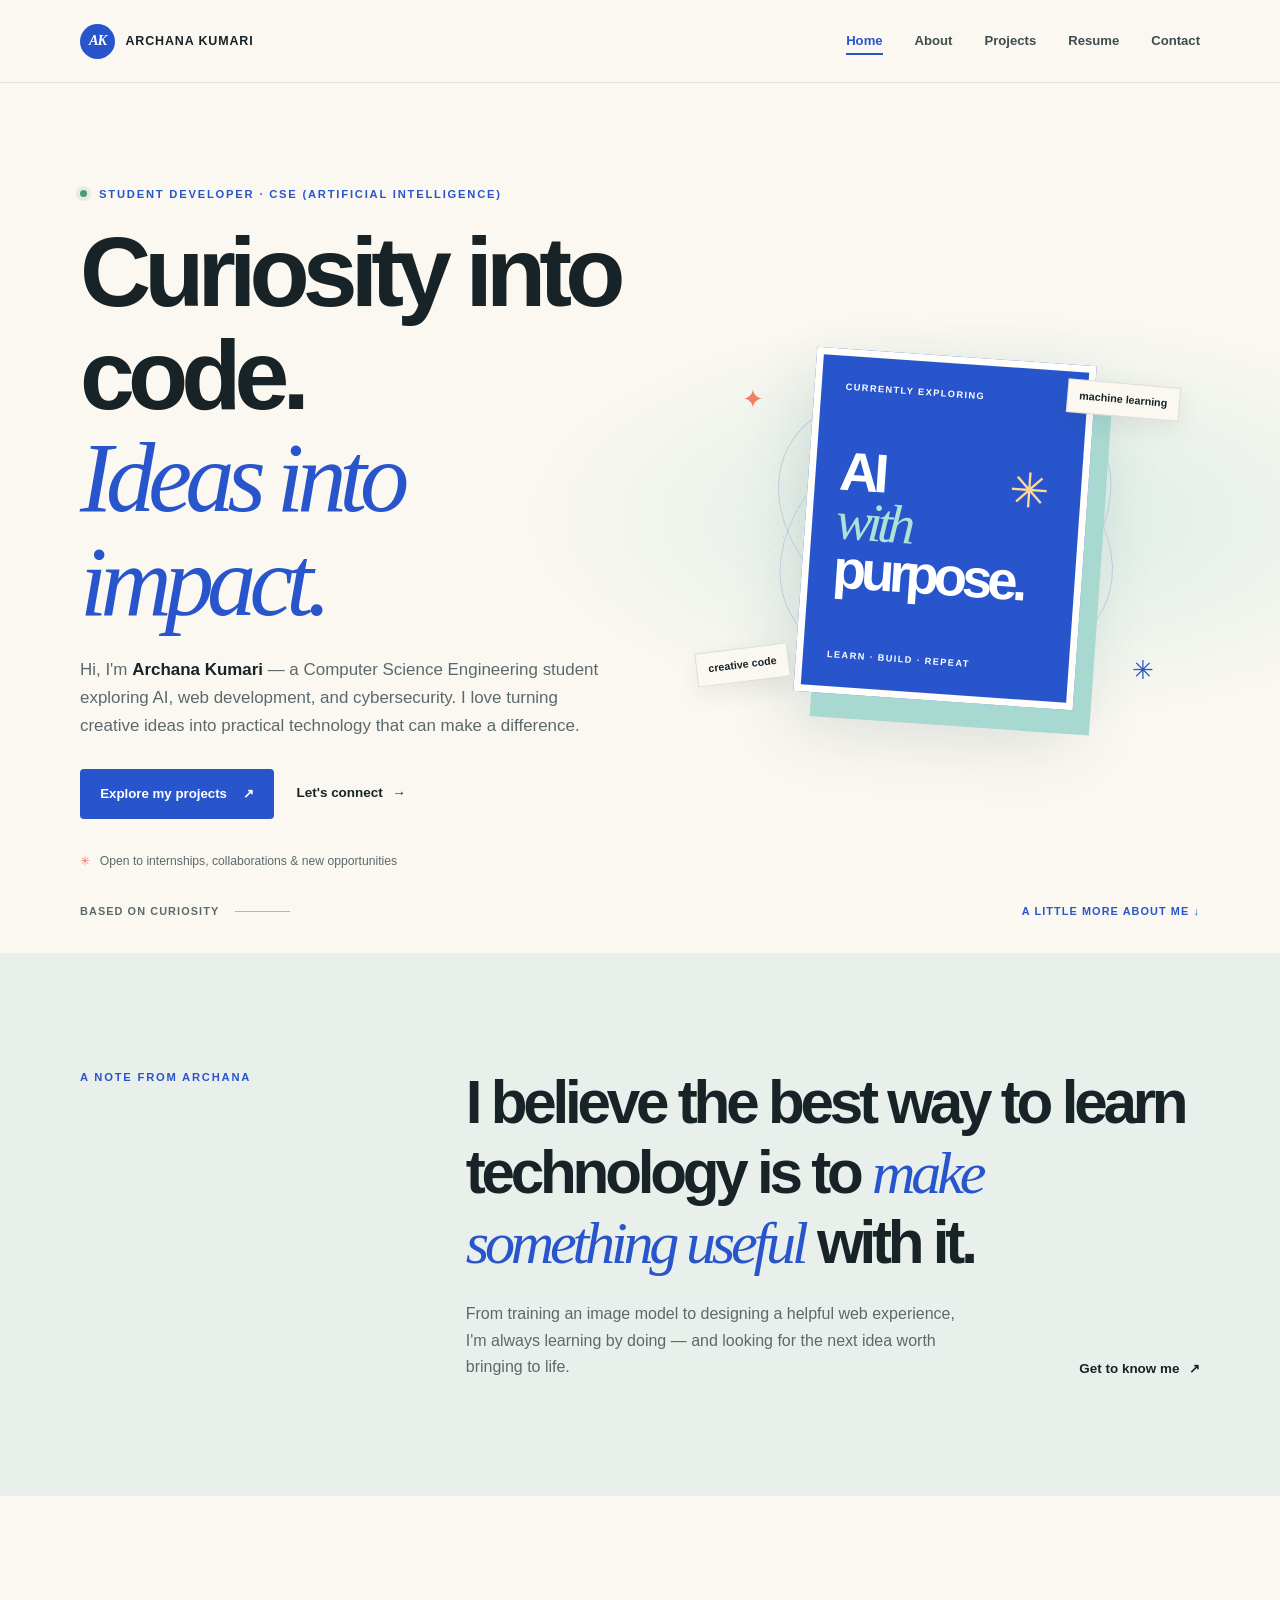
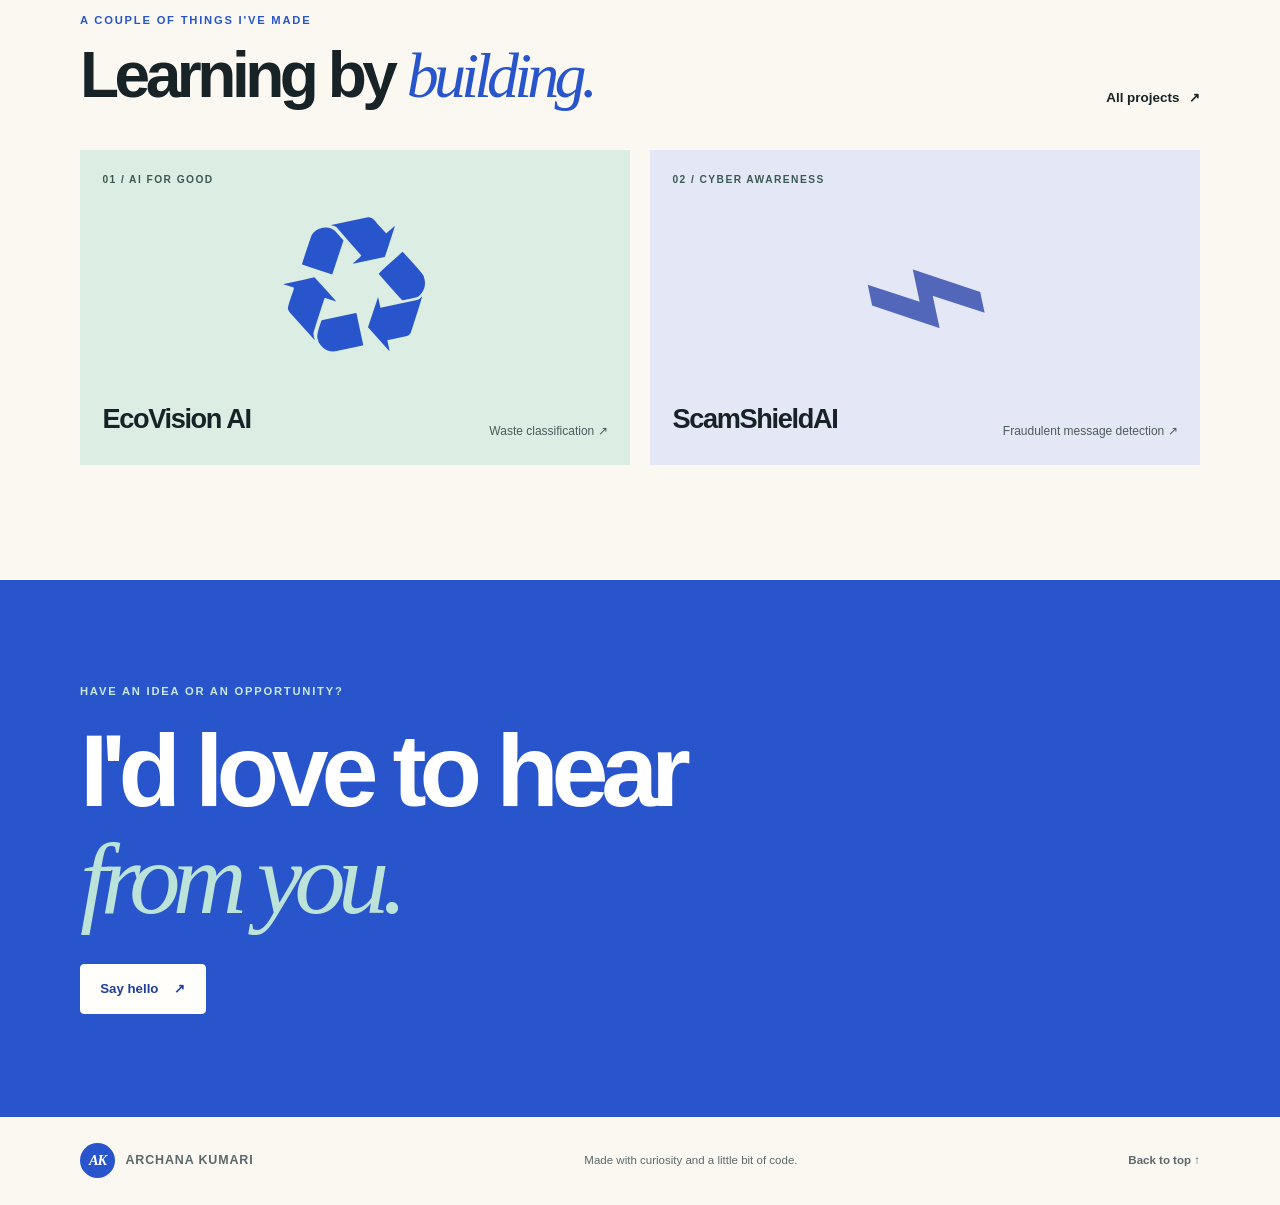
<file: index.html>
<!doctype html>
<html lang="en">
  <head>
    <meta charset="utf-8">
    <meta name="viewport" content="width=device-width, initial-scale=1">
    <meta name="description" content="Meet Archana Kumari, a computer science and artificial intelligence student building thoughtful technology.">
    <title>Archana Kumari — Student Developer</title>
    <link rel="stylesheet" href="styles.css">
  </head>
  <body>
    <a class="skip-link" href="#main">Skip to content</a>
    <header class="site-header">
      <div class="container header-inner">
        <a class="brand" href="index.html" aria-label="Archana Kumari, home"><span class="brand-mark">AK</span><span>ARCHANA KUMARI</span></a>
        <nav aria-label="Main navigation">
          <ul class="nav-list">
            <li><a href="index.html" aria-current="page">Home</a></li>
            <li><a href="about.html">About</a></li>
            <li><a href="projects.html">Projects</a></li>
            <li><a href="resume.html">Resume</a></li>
            <li><a href="contact.html">Contact</a></li>
          </ul>
        </nav>
      </div>
    </header>

    <main id="main">
      <section class="home-hero">
        <div class="hero-grid container">
          <div class="hero-copy">
            <p class="eyebrow"><span class="status-dot"></span> Student developer · CSE (Artificial Intelligence)</p>
            <h1>Curiosity into code.<br><span class="headline-accent">Ideas into impact.</span></h1>
            <p class="hero-intro">Hi, I'm <strong>Archana Kumari</strong> — a Computer Science Engineering student exploring AI, web development, and cybersecurity. I love turning creative ideas into practical technology that can make a difference.</p>
            <div class="hero-actions">
              <a class="button button-primary" href="projects.html">Explore my projects <span aria-hidden="true">↗</span></a>
              <a class="text-link" href="contact.html">Let's connect <span aria-hidden="true">→</span></a>
            </div>
            <p class="open-note"><span aria-hidden="true">✳</span> Open to internships, collaborations &amp; new opportunities</p>
          </div>
          <div class="hero-art" aria-label="Decorative illustration about creativity and technology">
            <div class="art-grid" aria-hidden="true"></div>
            <div class="orbit orbit-a" aria-hidden="true"></div>
            <div class="orbit orbit-b" aria-hidden="true"></div>
            <div class="art-card">
              <span class="art-card-top">CURRENTLY EXPLORING</span>
              <span class="art-spark" aria-hidden="true">✳</span>
              <span class="art-card-title">AI<br><i>with</i><br>purpose.</span>
              <span class="art-card-bottom">LEARN · BUILD · REPEAT</span>
            </div>
            <span class="float-label float-label-one">machine learning</span>
            <span class="float-label float-label-two">creative code</span>
            <span class="float-star star-one" aria-hidden="true">✦</span>
            <span class="float-star star-two" aria-hidden="true">✳</span>
          </div>
        </div>
        <div class="hero-bottom container">
          <span>Based on curiosity</span>
          <span class="hero-bottom-line" aria-hidden="true"></span>
          <a href="about.html">A little more about me <span aria-hidden="true">↓</span></a>
        </div>
      </section>

      <section class="home-intro section-pad">
        <div class="container intro-layout">
          <p class="eyebrow">A note from Archana</p>
          <div>
            <p class="intro-statement">I believe the best way to learn technology is to <span>make something useful</span> with it.</p>
            <div class="intro-bottom">
              <p>From training an image model to designing a helpful web experience, I'm always learning by doing — and looking for the next idea worth bringing to life.</p>
              <a class="arrow-link" href="about.html">Get to know me <span aria-hidden="true">↗</span></a>
            </div>
          </div>
        </div>
      </section>

      <section class="home-work section-pad">
        <div class="container">
          <div class="section-heading">
            <div>
              <p class="eyebrow">A couple of things I've made</p>
              <h2>Learning by <span class="serif-accent">building.</span></h2>
            </div>
            <a class="arrow-link" href="projects.html">All projects <span aria-hidden="true">↗</span></a>
          </div>
          <div class="preview-grid">
            <a class="preview-card preview-eco" href="projects.html#ecovision">
              <span class="preview-number">01 / AI FOR GOOD</span>
              <span class="preview-symbol" aria-hidden="true">♻</span>
              <span class="preview-card-bottom"><strong>EcoVision AI</strong><span>Waste classification ↗</span></span>
            </a>
            <a class="preview-card preview-scam" href="projects.html#scamshield">
              <span class="preview-number">02 / CYBER AWARENESS</span>
              <span class="preview-symbol" aria-hidden="true">⌁</span>
              <span class="preview-card-bottom"><strong>ScamShieldAI</strong><span>Fraudulent message detection ↗</span></span>
            </a>
          </div>
        </div>
      </section>

      <section class="home-cta">
        <div class="container cta-inner">
          <p class="eyebrow">Have an idea or an opportunity?</p>
          <h2>I'd love to hear<br><span class="serif-accent">from you.</span></h2>
          <a class="button button-light" href="contact.html">Say hello <span aria-hidden="true">↗</span></a>
        </div>
      </section>
    </main>

    <footer class="site-footer">
      <div class="container footer-inner">
        <a class="brand" href="index.html"><span class="brand-mark">AK</span><span>ARCHANA KUMARI</span></a>
        <p>Made with curiosity and a little bit of code.</p>
        <a class="back-to-top" href="#main">Back to top ↑</a>
      </div>
    </footer>
  </body>
</html>
</file>
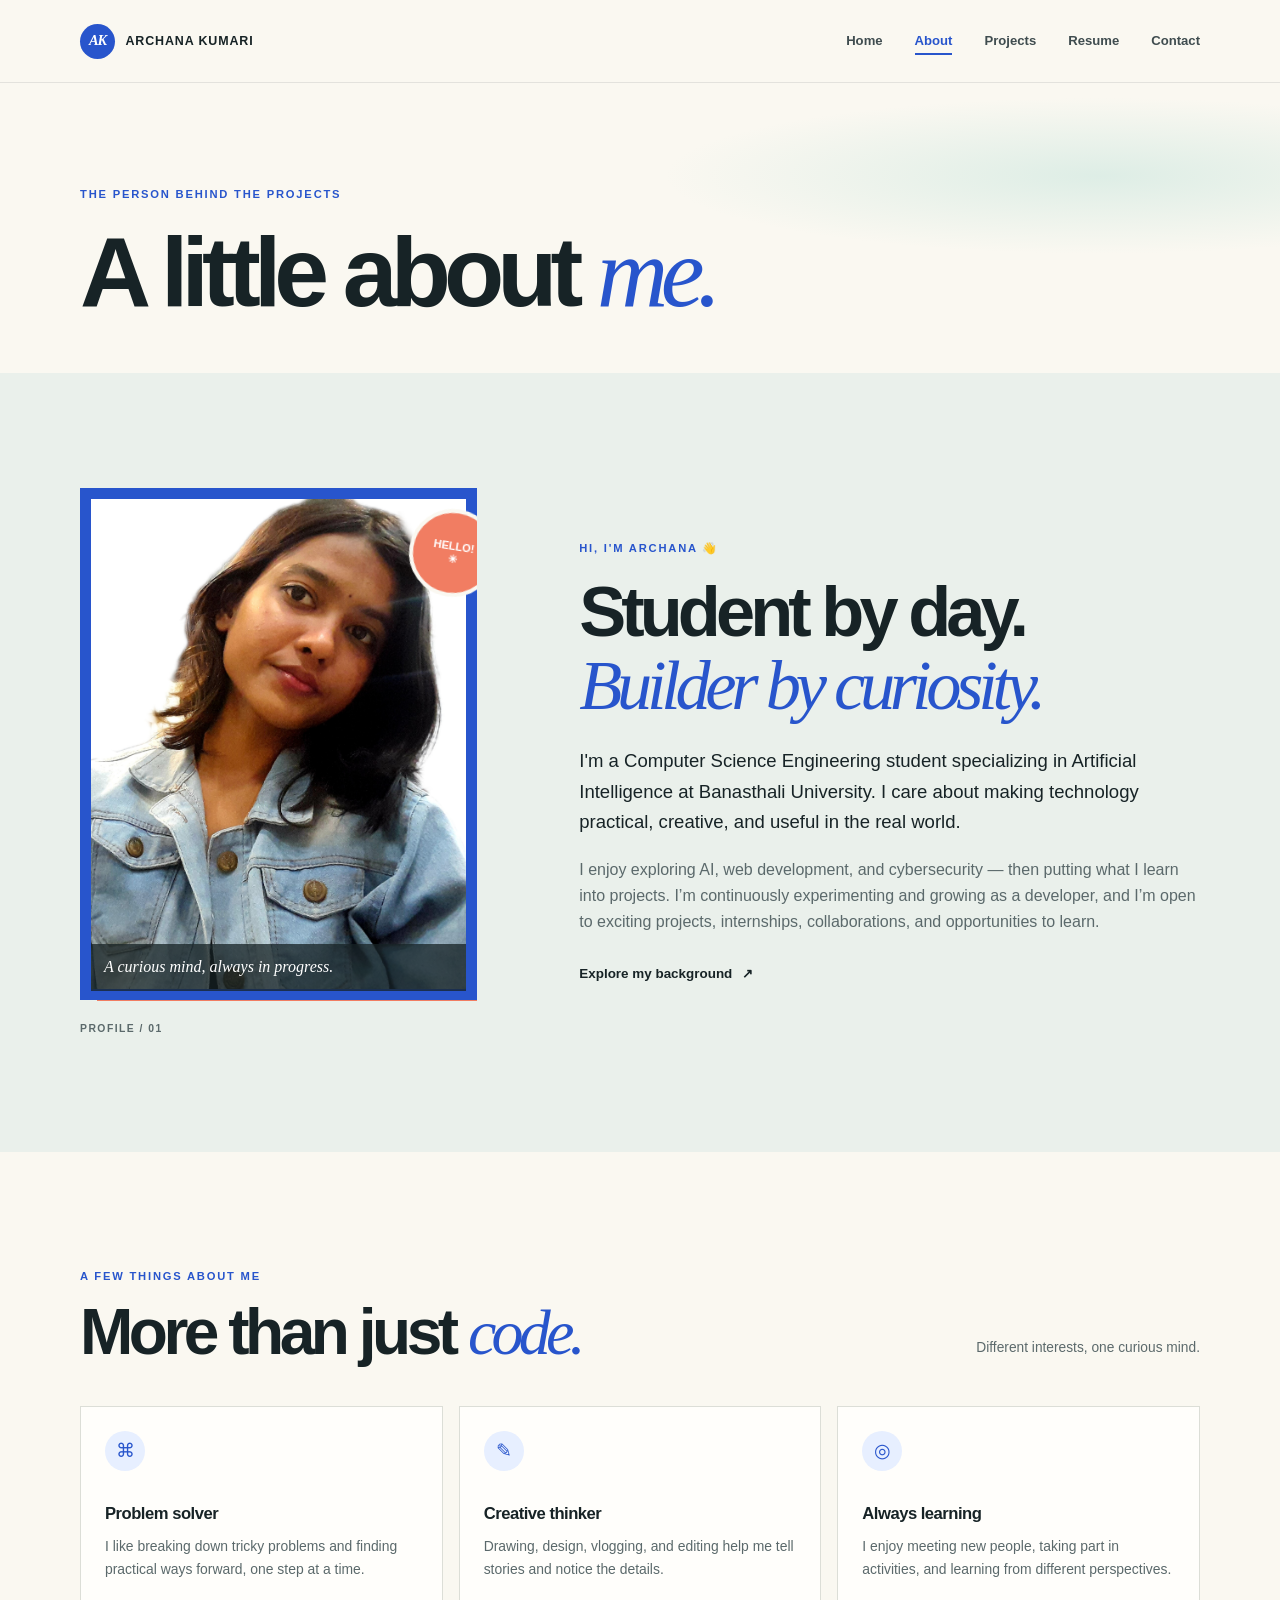
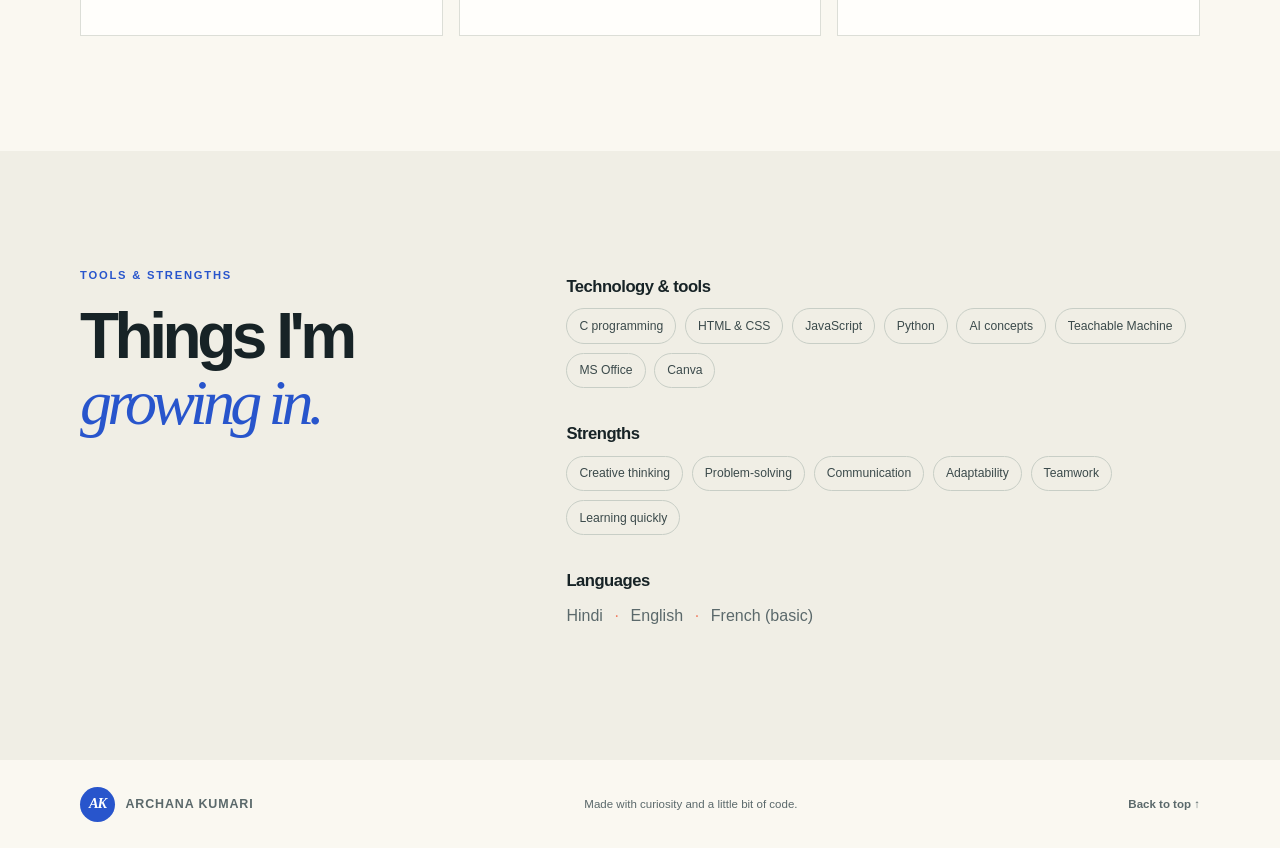
<file: about.html>
<!doctype html>
<html lang="en">
  <head>
    <meta charset="utf-8">
    <meta name="viewport" content="width=device-width, initial-scale=1">
    <meta name="description" content="Get to know Archana Kumari: her story, interests, and skills in AI, web development, and creative technology.">
    <title>About Archana — Archana Kumari</title>
    <link rel="stylesheet" href="styles.css">
  </head>
  <body>
    <a class="skip-link" href="#main">Skip to content</a>
    <header class="site-header">
      <div class="container header-inner">
        <a class="brand" href="index.html" aria-label="Archana Kumari, home"><span class="brand-mark">AK</span><span>ARCHANA KUMARI</span></a>
        <nav aria-label="Main navigation">
          <ul class="nav-list">
            <li><a href="index.html">Home</a></li>
            <li><a href="about.html" aria-current="page">About</a></li>
            <li><a href="projects.html">Projects</a></li>
            <li><a href="resume.html">Resume</a></li>
            <li><a href="contact.html">Contact</a></li>
          </ul>
        </nav>
      </div>
    </header>

    <main id="main">
      <section class="page-hero page-hero-compact">
        <div class="container">
          <p class="eyebrow">The person behind the projects</p>
          <h1>A little about <span class="serif-accent">me.</span></h1>
        </div>
      </section>

      <section class="profile-section section-pad">
        <div class="container profile-layout">
          <div class="portrait-column">
            <div class="portrait-frame">
              <img src="1000155232.jpg" alt="Archana Kumari smiling in a denim jacket" class="portrait">
              <span class="portrait-sticker" aria-hidden="true">HELLO!<br>✳</span>
              <span class="portrait-caption">A curious mind, always in progress.</span>
            </div>
            <span class="portrait-index">PROFILE / 01</span>
          </div>
          <div class="profile-copy">
            <p class="eyebrow">Hi, I'm Archana 👋</p>
            <h2>Student by day.<br><span class="serif-accent">Builder by curiosity.</span></h2>
            <p class="profile-lead">I'm a Computer Science Engineering student specializing in Artificial Intelligence at Banasthali University. I care about making technology practical, creative, and useful in the real world.</p>
            <p>I enjoy exploring AI, web development, and cybersecurity — then putting what I learn into projects. I’m continuously experimenting and growing as a developer, and I’m open to exciting projects, internships, collaborations, and opportunities to learn.</p>
            <a class="arrow-link" href="resume.html">Explore my background <span aria-hidden="true">↗</span></a>
          </div>
        </div>
      </section>

      <section class="about-details section-pad">
        <div class="container">
          <div class="section-heading">
            <div>
              <p class="eyebrow">A few things about me</p>
              <h2>More than just <span class="serif-accent">code.</span></h2>
            </div>
            <p class="section-note">Different interests, one curious mind.</p>
          </div>
          <div class="interest-grid">
            <article class="interest-card">
              <span class="interest-icon" aria-hidden="true">⌘</span>
              <h3>Problem solver</h3>
              <p>I like breaking down tricky problems and finding practical ways forward, one step at a time.</p>
            </article>
            <article class="interest-card">
              <span class="interest-icon" aria-hidden="true">✎</span>
              <h3>Creative thinker</h3>
              <p>Drawing, design, vlogging, and editing help me tell stories and notice the details.</p>
            </article>
            <article class="interest-card">
              <span class="interest-icon" aria-hidden="true">◎</span>
              <h3>Always learning</h3>
              <p>I enjoy meeting new people, taking part in activities, and learning from different perspectives.</p>
            </article>
          </div>
        </div>
      </section>

      <section class="skills-section section-pad">
        <div class="container skills-layout">
          <div>
            <p class="eyebrow">Tools &amp; strengths</p>
            <h2>Things I'm<br><span class="serif-accent">growing in.</span></h2>
          </div>
          <div class="skills-content">
            <h3>Technology &amp; tools</h3>
            <ul class="tag-list">
              <li>C programming</li>
              <li>HTML &amp; CSS</li>
              <li>JavaScript</li>
              <li>Python</li>
              <li>AI concepts</li>
              <li>Teachable Machine</li>
              <li>MS Office</li>
              <li>Canva</li>
            </ul>
            <h3>Strengths</h3>
            <ul class="tag-list">
              <li>Creative thinking</li>
              <li>Problem-solving</li>
              <li>Communication</li>
              <li>Adaptability</li>
              <li>Teamwork</li>
              <li>Learning quickly</li>
            </ul>
            <h3>Languages</h3>
            <p class="language-line">Hindi <span>·</span> English <span>·</span> French (basic)</p>
          </div>
        </div>
      </section>
    </main>

    <footer class="site-footer">
      <div class="container footer-inner">
        <a class="brand" href="index.html"><span class="brand-mark">AK</span><span>ARCHANA KUMARI</span></a>
        <p>Made with curiosity and a little bit of code.</p>
        <a class="back-to-top" href="#main">Back to top ↑</a>
      </div>
    </footer>
  </body>
</html>
</file>
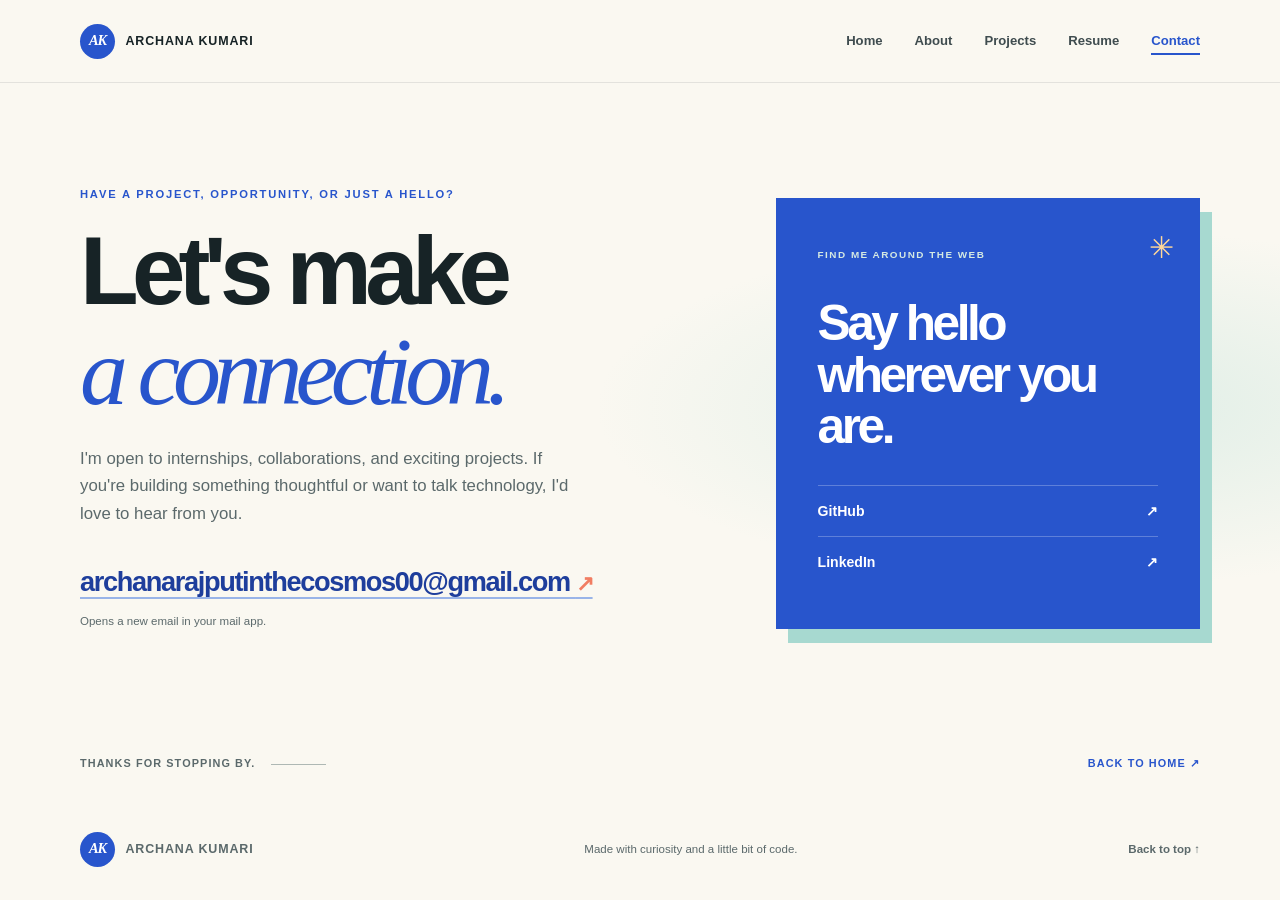
<file: contact.html>
<!doctype html>
<html lang="en">
  <head>
    <meta charset="utf-8">
    <meta name="viewport" content="width=device-width, initial-scale=1">
    <meta name="description" content="Contact Archana Kumari about internships, collaborations, projects, and opportunities.">
    <title>Contact — Archana Kumari</title>
    <link rel="stylesheet" href="styles.css">
  </head>
  <body>
    <a class="skip-link" href="#main">Skip to content</a>
    <header class="site-header">
      <div class="container header-inner">
        <a class="brand" href="index.html" aria-label="Archana Kumari, home"><span class="brand-mark">AK</span><span>ARCHANA KUMARI</span></a>
        <nav aria-label="Main navigation">
          <ul class="nav-list">
            <li><a href="index.html">Home</a></li>
            <li><a href="about.html">About</a></li>
            <li><a href="projects.html">Projects</a></li>
            <li><a href="resume.html">Resume</a></li>
            <li><a href="contact.html" aria-current="page">Contact</a></li>
          </ul>
        </nav>
      </div>
    </header>

    <main id="main">
      <section class="contact-page">
        <div class="container contact-page-layout">
          <div class="contact-copy">
            <p class="eyebrow">Have a project, opportunity, or just a hello?</p>
            <h1>Let's make<br><span class="serif-accent">a connection.</span></h1>
            <p class="contact-intro">I'm open to internships, collaborations, and exciting projects. If you're building something thoughtful or want to talk technology, I'd love to hear from you.</p>
            <a class="contact-email" href="mailto:archanarajputinthecosmos00@gmail.com">archanarajputinthecosmos00@gmail.com <span aria-hidden="true">↗</span></a>
            <p class="contact-hint">Opens a new email in your mail app.</p>
          </div>
          <div class="contact-card">
            <span class="contact-card-index">FIND ME AROUND THE WEB</span>
            <span class="contact-card-spark" aria-hidden="true">✳</span>
            <h2>Say hello<br>wherever you are.</h2>
            <ul class="contact-socials">
              <li><a href="https://github.com/archanas09-create" target="_blank" rel="noopener noreferrer"><span>GitHub</span><span aria-hidden="true">↗</span></a></li>
              <li><a href="https://www.linkedin.com/in/archana-kumari-174a6b379" target="_blank" rel="noopener noreferrer"><span>LinkedIn</span><span aria-hidden="true">↗</span></a></li>
            </ul>
          </div>
        </div>
        <div class="contact-page-footer container">
          <span>Thanks for stopping by.</span>
          <span class="hero-bottom-line" aria-hidden="true"></span>
          <a href="index.html">Back to home <span aria-hidden="true">↗</span></a>
        </div>
      </section>
    </main>

    <footer class="site-footer">
      <div class="container footer-inner">
        <a class="brand" href="index.html"><span class="brand-mark">AK</span><span>ARCHANA KUMARI</span></a>
        <p>Made with curiosity and a little bit of code.</p>
        <a class="back-to-top" href="#main">Back to top ↑</a>
      </div>
    </footer>
  </body>
</html>
</file>
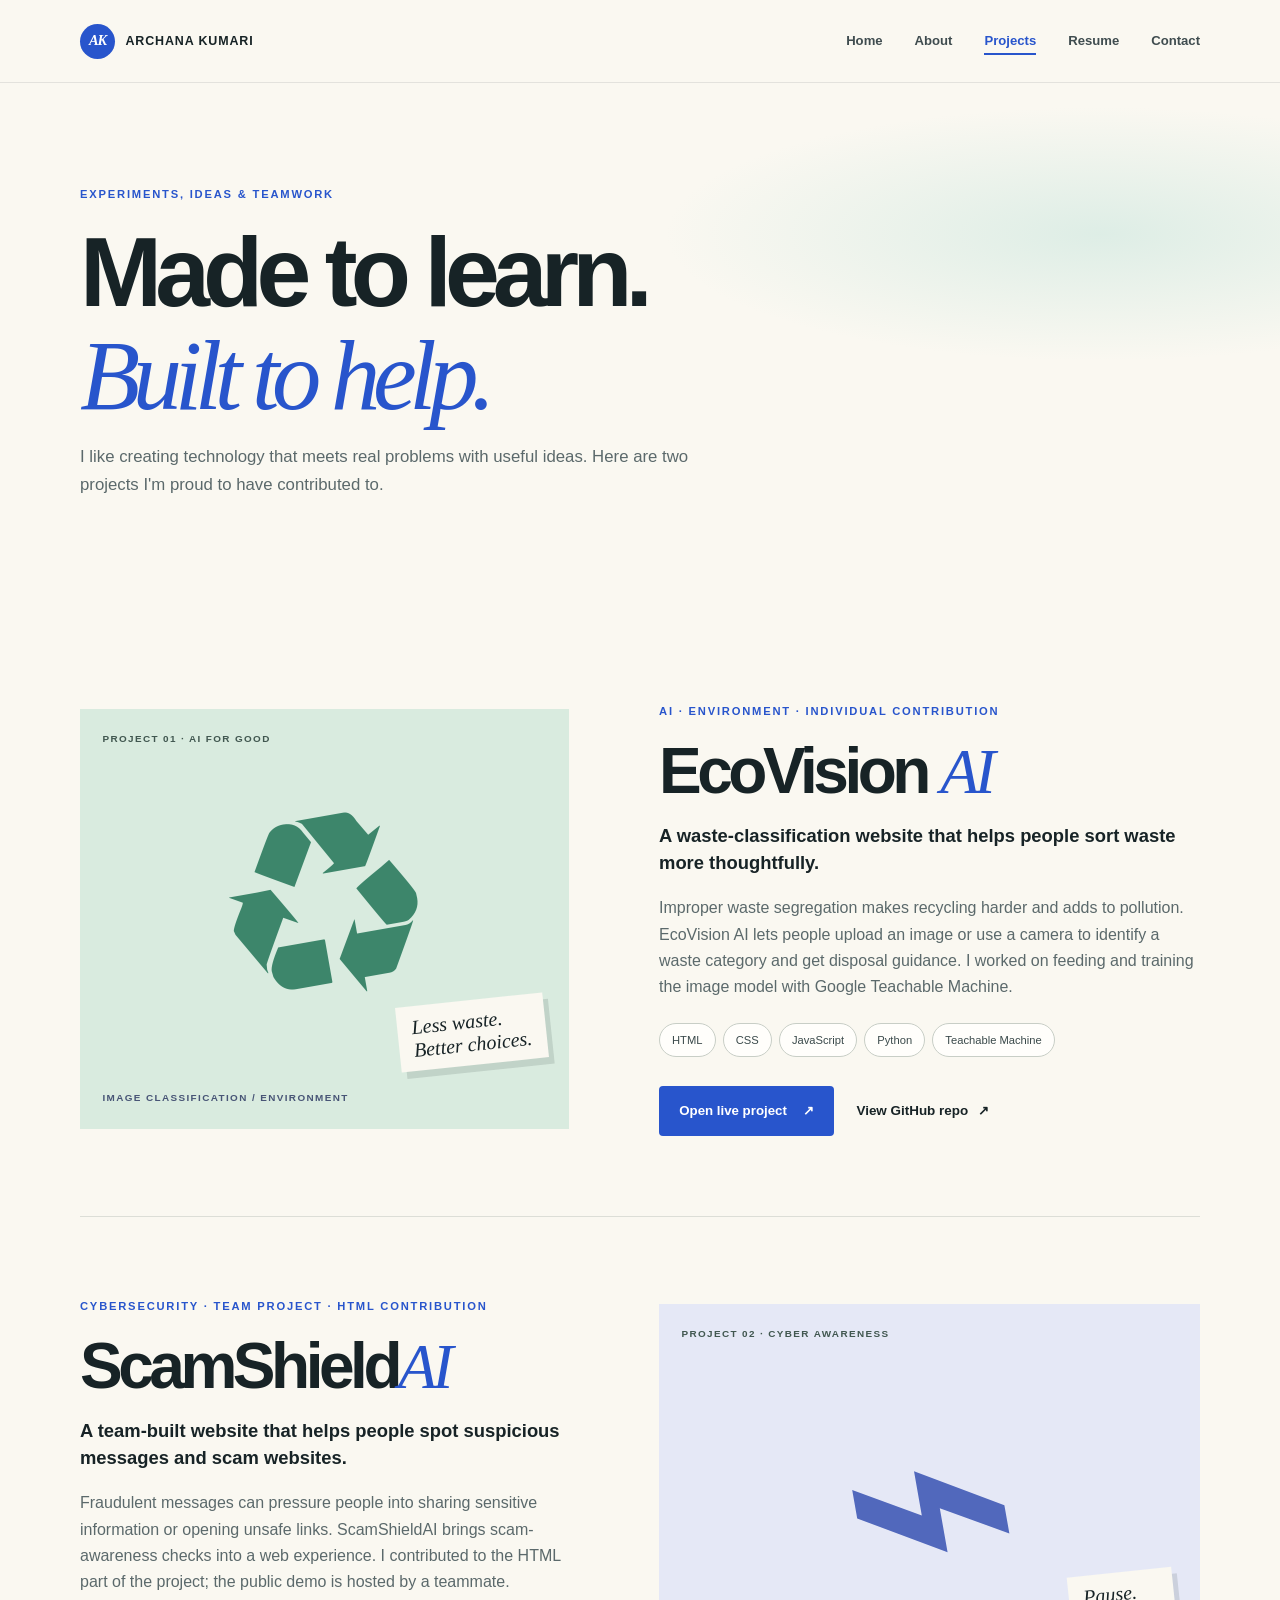
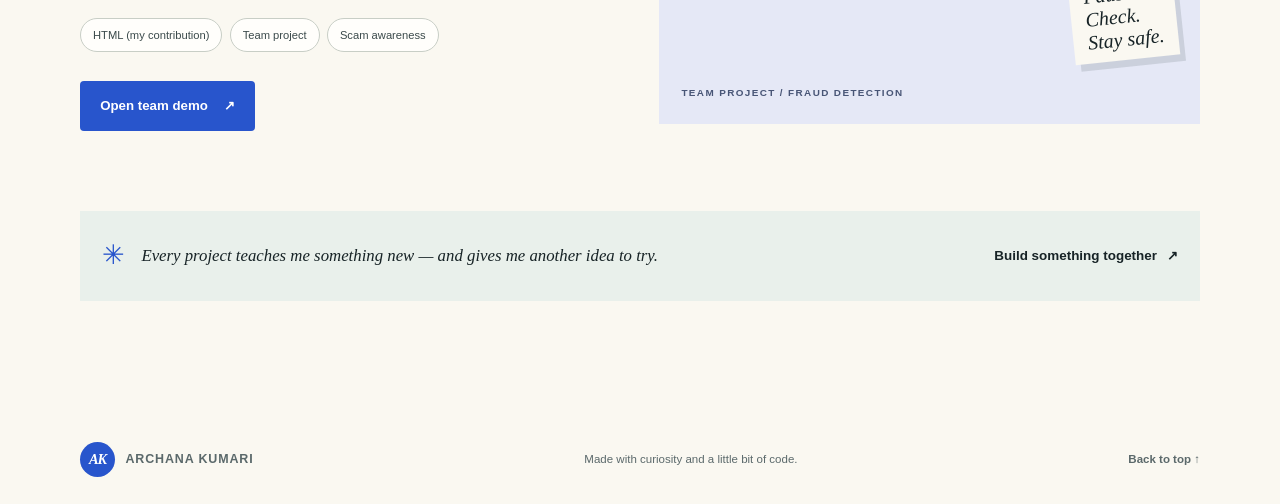
<file: projects.html>
<!doctype html>
<html lang="en">
  <head>
    <meta charset="utf-8">
    <meta name="viewport" content="width=device-width, initial-scale=1">
    <meta name="description" content="Projects by Archana Kumari: EcoVision AI waste classification and ScamShieldAI scam detection.">
    <title>Projects — Archana Kumari</title>
    <link rel="stylesheet" href="styles.css">
  </head>
  <body>
    <a class="skip-link" href="#main">Skip to content</a>
    <header class="site-header">
      <div class="container header-inner">
        <a class="brand" href="index.html" aria-label="Archana Kumari, home"><span class="brand-mark">AK</span><span>ARCHANA KUMARI</span></a>
        <nav aria-label="Main navigation">
          <ul class="nav-list">
            <li><a href="index.html">Home</a></li>
            <li><a href="about.html">About</a></li>
            <li><a href="projects.html" aria-current="page">Projects</a></li>
            <li><a href="resume.html">Resume</a></li>
            <li><a href="contact.html">Contact</a></li>
          </ul>
        </nav>
      </div>
    </header>

    <main id="main">
      <section class="page-hero">
        <div class="container">
          <p class="eyebrow">Experiments, ideas &amp; teamwork</p>
          <h1>Made to learn.<br><span class="serif-accent">Built to help.</span></h1>
          <p class="page-intro">I like creating technology that meets real problems with useful ideas. Here are two projects I'm proud to have contributed to.</p>
        </div>
      </section>

      <section class="projects-list section-pad">
        <div class="container">
          <article class="project-detail" id="ecovision">
            <div class="project-art project-art-eco">
              <span class="project-art-index">PROJECT 01 · AI FOR GOOD</span>
              <span class="eco-symbol" aria-hidden="true">♻</span>
              <span class="project-art-note">Less waste.<br>Better choices.</span>
              <span class="project-art-foot">IMAGE CLASSIFICATION / ENVIRONMENT</span>
            </div>
            <div class="project-detail-copy">
              <p class="eyebrow">AI · Environment · Individual contribution</p>
              <h2>EcoVision <span class="serif-accent">AI</span></h2>
              <p class="project-lead">A waste-classification website that helps people sort waste more thoughtfully.</p>
              <p>Improper waste segregation makes recycling harder and adds to pollution. EcoVision AI lets people upload an image or use a camera to identify a waste category and get disposal guidance. I worked on feeding and training the image model with Google Teachable Machine.</p>
              <div class="project-tags" aria-label="Technologies used">
                <span>HTML</span><span>CSS</span><span>JavaScript</span><span>Python</span><span>Teachable Machine</span>
              </div>
              <div class="project-actions">
                <a class="button button-primary" href="https://archanas09-create.github.io/ecovision-ai/" target="_blank" rel="noopener noreferrer">Open live project <span aria-hidden="true">↗</span></a>
                <a class="text-link" href="https://github.com/archanas09-create/ecovision-ai" target="_blank" rel="noopener noreferrer">View GitHub repo <span aria-hidden="true">↗</span></a>
              </div>
            </div>
          </article>

          <article class="project-detail project-detail-reverse" id="scamshield">
            <div class="project-art project-art-scam">
              <span class="project-art-index">PROJECT 02 · CYBER AWARENESS</span>
              <span class="shield-symbol" aria-hidden="true">⌁</span>
              <span class="project-art-note">Pause.<br>Check.<br>Stay safe.</span>
              <span class="project-art-foot">TEAM PROJECT / FRAUD DETECTION</span>
            </div>
            <div class="project-detail-copy">
              <p class="eyebrow">Cybersecurity · Team project · HTML contribution</p>
              <h2>ScamShield<span class="serif-accent">AI</span></h2>
              <p class="project-lead">A team-built website that helps people spot suspicious messages and scam websites.</p>
              <p>Fraudulent messages can pressure people into sharing sensitive information or opening unsafe links. ScamShieldAI brings scam-awareness checks into a web experience. I contributed to the HTML part of the project; the public demo is hosted by a teammate.</p>
              <div class="project-tags" aria-label="Technologies used">
                <span>HTML (my contribution)</span><span>Team project</span><span>Scam awareness</span>
              </div>
              <div class="project-actions">
                <a class="button button-primary" href="https://niharikabeep.github.io/scamShieldAI/" target="_blank" rel="noopener noreferrer">Open team demo <span aria-hidden="true">↗</span></a>
              </div>
            </div>
          </article>

          <aside class="project-note">
            <span aria-hidden="true">✳</span>
            <p>Every project teaches me something new — and gives me another idea to try.</p>
            <a class="arrow-link" href="contact.html">Build something together <span aria-hidden="true">↗</span></a>
          </aside>
        </div>
      </section>
    </main>

    <footer class="site-footer">
      <div class="container footer-inner">
        <a class="brand" href="index.html"><span class="brand-mark">AK</span><span>ARCHANA KUMARI</span></a>
        <p>Made with curiosity and a little bit of code.</p>
        <a class="back-to-top" href="#main">Back to top ↑</a>
      </div>
    </footer>
  </body>
</html>
</file>
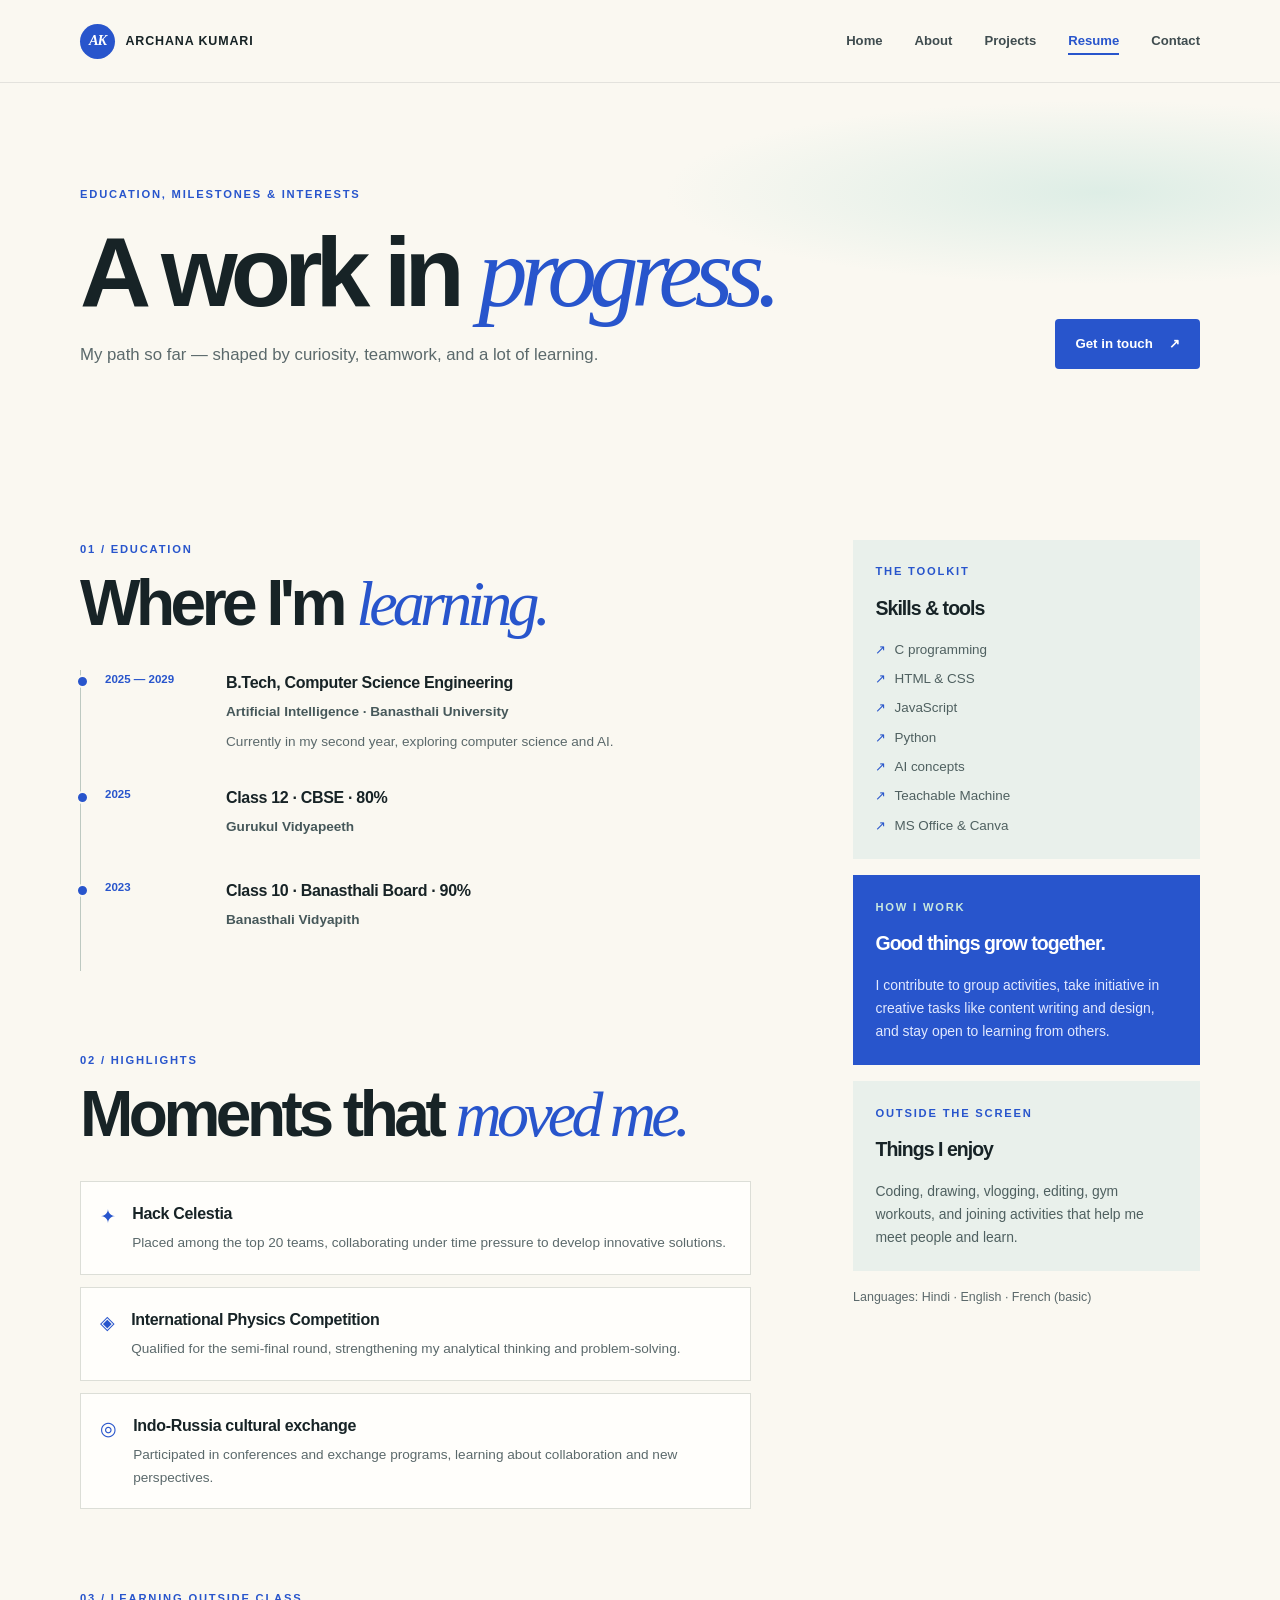
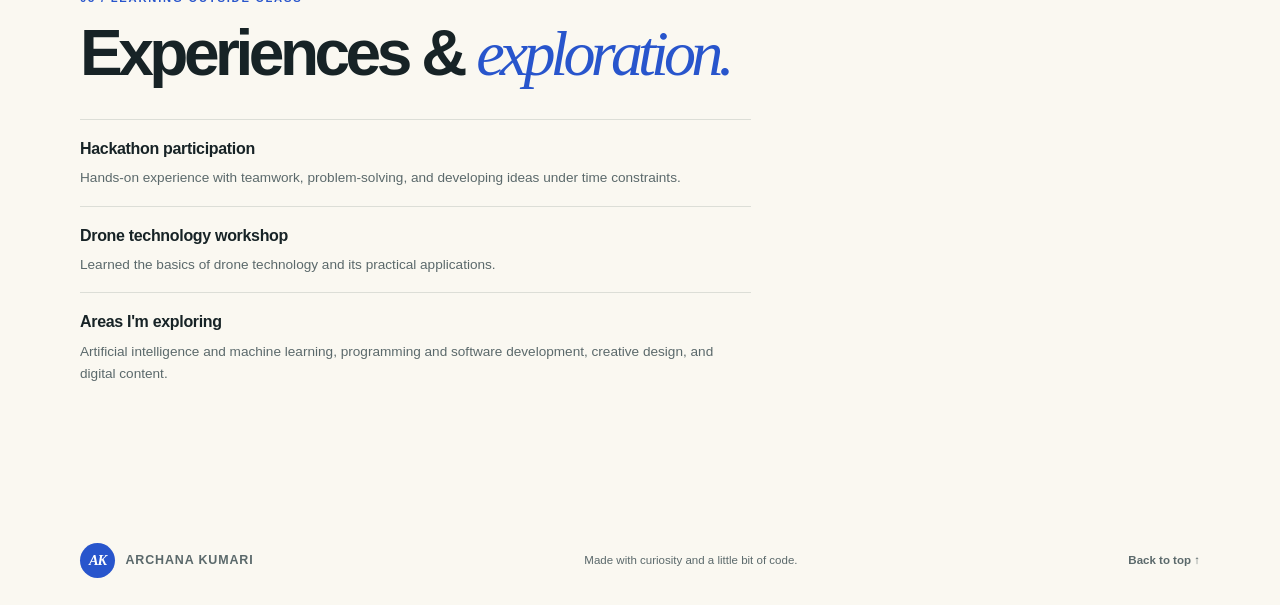
<file: resume.html>
<!doctype html>
<html lang="en">
  <head>
    <meta charset="utf-8">
    <meta name="viewport" content="width=device-width, initial-scale=1">
    <meta name="description" content="Education, achievements, and experience highlights for Archana Kumari, a B.Tech CSE (AI) student.">
    <title>Resume — Archana Kumari</title>
    <link rel="stylesheet" href="styles.css">
  </head>
  <body>
    <a class="skip-link" href="#main">Skip to content</a>
    <header class="site-header">
      <div class="container header-inner">
        <a class="brand" href="index.html" aria-label="Archana Kumari, home"><span class="brand-mark">AK</span><span>ARCHANA KUMARI</span></a>
        <nav aria-label="Main navigation">
          <ul class="nav-list">
            <li><a href="index.html">Home</a></li>
            <li><a href="about.html">About</a></li>
            <li><a href="projects.html">Projects</a></li>
            <li><a href="resume.html" aria-current="page">Resume</a></li>
            <li><a href="contact.html">Contact</a></li>
          </ul>
        </nav>
      </div>
    </header>

    <main id="main">
      <section class="page-hero">
        <div class="container resume-heading">
          <div>
            <p class="eyebrow">Education, milestones &amp; interests</p>
            <h1>A work in <span class="serif-accent">progress.</span></h1>
            <p class="page-intro">My path so far — shaped by curiosity, teamwork, and a lot of learning.</p>
          </div>
          <a class="button button-primary" href="contact.html">Get in touch <span aria-hidden="true">↗</span></a>
        </div>
      </section>

      <section class="resume-content section-pad">
        <div class="container resume-grid">
          <div class="resume-main">
            <section class="resume-block" aria-labelledby="education-title">
              <p class="eyebrow">01 / Education</p>
              <h2 id="education-title">Where I'm <span class="serif-accent">learning.</span></h2>
              <div class="timeline">
                <article class="timeline-item">
                  <span class="timeline-date">2025 — 2029</span>
                  <div>
                    <h3>B.Tech, Computer Science Engineering</h3>
                    <p class="timeline-subtitle">Artificial Intelligence · Banasthali University</p>
                    <p>Currently in my second year, exploring computer science and AI.</p>
                  </div>
                </article>
                <article class="timeline-item">
                  <span class="timeline-date">2025</span>
                  <div>
                    <h3>Class 12 · CBSE · 80%</h3>
                    <p class="timeline-subtitle">Gurukul Vidyapeeth</p>
                  </div>
                </article>
                <article class="timeline-item">
                  <span class="timeline-date">2023</span>
                  <div>
                    <h3>Class 10 · Banasthali Board · 90%</h3>
                    <p class="timeline-subtitle">Banasthali Vidyapith</p>
                  </div>
                </article>
              </div>
            </section>

            <section class="resume-block" aria-labelledby="highlights-title">
              <p class="eyebrow">02 / Highlights</p>
              <h2 id="highlights-title">Moments that <span class="serif-accent">moved me.</span></h2>
              <div class="highlight-list">
                <article class="highlight-card">
                  <span class="highlight-icon" aria-hidden="true">✦</span>
                  <div>
                    <h3>Hack Celestia</h3>
                    <p>Placed among the top 20 teams, collaborating under time pressure to develop innovative solutions.</p>
                  </div>
                </article>
                <article class="highlight-card">
                  <span class="highlight-icon" aria-hidden="true">◈</span>
                  <div>
                    <h3>International Physics Competition</h3>
                    <p>Qualified for the semi-final round, strengthening my analytical thinking and problem-solving.</p>
                  </div>
                </article>
                <article class="highlight-card">
                  <span class="highlight-icon" aria-hidden="true">◎</span>
                  <div>
                    <h3>Indo-Russia cultural exchange</h3>
                    <p>Participated in conferences and exchange programs, learning about collaboration and new perspectives.</p>
                  </div>
                </article>
              </div>
            </section>

            <section class="resume-block" aria-labelledby="certifications-title">
              <p class="eyebrow">03 / Learning outside class</p>
              <h2 id="certifications-title">Experiences &amp; <span class="serif-accent">exploration.</span></h2>
              <div class="resume-card">
                <h3>Hackathon participation</h3>
                <p>Hands-on experience with teamwork, problem-solving, and developing ideas under time constraints.</p>
              </div>
              <div class="resume-card">
                <h3>Drone technology workshop</h3>
                <p>Learned the basics of drone technology and its practical applications.</p>
              </div>
              <div class="resume-card">
                <h3>Areas I'm exploring</h3>
                <p>Artificial intelligence and machine learning, programming and software development, creative design, and digital content.</p>
              </div>
            </section>
          </div>

          <aside class="resume-sidebar">
            <section class="sidebar-card">
              <p class="eyebrow">The toolkit</p>
              <h3>Skills &amp; tools</h3>
              <ul class="sidebar-list">
                <li>C programming</li>
                <li>HTML &amp; CSS</li>
                <li>JavaScript</li>
                <li>Python</li>
                <li>AI concepts</li>
                <li>Teachable Machine</li>
                <li>MS Office &amp; Canva</li>
              </ul>
            </section>
            <section class="sidebar-card sidebar-card-dark">
              <p class="eyebrow">How I work</p>
              <h3>Good things grow together.</h3>
              <p>I contribute to group activities, take initiative in creative tasks like content writing and design, and stay open to learning from others.</p>
            </section>
            <section class="sidebar-card">
              <p class="eyebrow">Outside the screen</p>
              <h3>Things I enjoy</h3>
              <p>Coding, drawing, vlogging, editing, gym workouts, and joining activities that help me meet people and learn.</p>
            </section>
            <p class="resume-language">Languages: Hindi · English · French (basic)</p>
          </aside>
        </div>
      </section>
    </main>

    <footer class="site-footer">
      <div class="container footer-inner">
        <a class="brand" href="index.html"><span class="brand-mark">AK</span><span>ARCHANA KUMARI</span></a>
        <p>Made with curiosity and a little bit of code.</p>
        <a class="back-to-top" href="#main">Back to top ↑</a>
      </div>
    </footer>
  </body>
</html>
</file>
<file: styles.css>
:root {
  color-scheme: light;
  --ink: #172326;
  --muted: #5b696b;
  --paper: #faf8f1;
  --white: #fffefb;
  --blue: #2855cc;
  --blue-dark: #1e3e9c;
  --teal: #a7d9d0;
  --coral: #f17d62;
  --line: #dcded7;
  --serif: Georgia, "Times New Roman", serif;
  --sans: "Segoe UI", Arial, sans-serif;
}

* {
  box-sizing: border-box;
}

html {
  scroll-behavior: smooth;
}

body {
  margin: 0;
  background: var(--paper);
  color: var(--ink);
  font-family: var(--sans);
  font-size: 1rem;
  line-height: 1.65;
  -webkit-font-smoothing: antialiased;
}

a {
  color: inherit;
}

a:focus-visible {
  outline: 3px solid var(--blue);
  outline-offset: 4px;
  border-radius: 2px;
}

.contact-card a:focus-visible,
.home-cta a:focus-visible {
  outline-color: #ffd79a;
}

img {
  display: block;
  max-width: 100%;
}

.container {
  width: min(1120px, calc(100% - 3rem));
  margin-inline: auto;
}

.skip-link {
  position: absolute;
  z-index: 20;
  top: 0.75rem;
  left: 0.75rem;
  padding: 0.7rem 1rem;
  transform: translateY(-160%);
  border-radius: 0.25rem;
  background: var(--ink);
  color: var(--white);
  text-decoration: none;
}

.skip-link:focus {
  transform: translateY(0);
}

.site-header {
  position: relative;
  z-index: 5;
  border-bottom: 1px solid rgb(23 35 38 / 10%);
  background: var(--paper);
}

.header-inner,
.footer-inner,
.brand,
.nav-list {
  display: flex;
  align-items: center;
}

.header-inner {
  min-height: 82px;
  justify-content: space-between;
  gap: 2rem;
}

.brand {
  flex: 0 0 auto;
  gap: 0.65rem;
  font-size: 0.78rem;
  font-weight: 800;
  letter-spacing: 0.07em;
  text-decoration: none;
}

.brand-mark {
  display: grid;
  width: 35px;
  height: 35px;
  place-items: center;
  border-radius: 50%;
  background: var(--blue);
  color: white;
  font-family: var(--serif);
  font-size: 0.9rem;
  font-style: italic;
  letter-spacing: -0.08em;
}

.nav-list {
  gap: clamp(1rem, 2.5vw, 2rem);
  margin: 0;
  padding: 0;
  list-style: none;
}

.nav-list a {
  position: relative;
  padding-block: 0.4rem;
  color: #3f4c4f;
  font-size: 0.82rem;
  font-weight: 650;
  text-decoration: none;
}

.nav-list a::after {
  position: absolute;
  right: 0;
  bottom: 0;
  left: 0;
  height: 2px;
  transform: scaleX(0);
  transform-origin: left;
  background: var(--blue);
  content: "";
  transition: transform 160ms ease;
}

.nav-list a:hover,
.nav-list a[aria-current="page"] {
  color: var(--blue);
}

.nav-list a:hover::after,
.nav-list a[aria-current="page"]::after {
  transform: scaleX(1);
}

.eyebrow {
  margin: 0 0 1.1rem;
  color: var(--blue);
  font-size: 0.7rem;
  font-weight: 800;
  letter-spacing: 0.16em;
  text-transform: uppercase;
}

h1,
h2,
h3,
p {
  margin-top: 0;
}

h1,
h2 {
  font-weight: 750;
  letter-spacing: -0.07em;
  line-height: 1.04;
}

.serif-accent {
  color: var(--blue);
  font-family: var(--serif);
  font-weight: 400;
  font-style: italic;
  letter-spacing: -0.075em;
}

.home-hero {
  position: relative;
  display: flex;
  min-height: min(760px, calc(100svh - 82px));
  flex-direction: column;
  overflow: hidden;
  padding-block: clamp(4.5rem, 8vw, 7.5rem) 2rem;
  background:
    radial-gradient(ellipse at 78% 50%, rgb(167 217 208 / 38%), transparent 34%),
    var(--paper);
}

.hero-grid {
  display: grid;
  flex: 1;
  grid-template-columns: 1.05fr 0.95fr;
  align-items: center;
  gap: 3rem;
}

.hero-copy {
  position: relative;
  z-index: 1;
}

.status-dot {
  display: inline-block;
  width: 7px;
  height: 7px;
  margin-right: 0.45rem;
  border-radius: 50%;
  background: #4d9a75;
  box-shadow: 0 0 0 4px rgb(77 154 117 / 12%);
  vertical-align: 1px;
}

.hero-copy h1,
.page-hero h1,
.contact-copy h1 {
  margin-bottom: 1.4rem;
  font-size: clamp(3.5rem, 7.7vw, 6.8rem);
}

.headline-accent {
  color: var(--blue);
  font-family: var(--serif);
  font-weight: 400;
  font-style: italic;
}

.hero-intro {
  max-width: 535px;
  margin-bottom: 1.8rem;
  color: var(--muted);
  font-size: 1.06rem;
}

.hero-intro strong {
  color: var(--ink);
}

.hero-actions,
.project-actions {
  display: flex;
  align-items: center;
  flex-wrap: wrap;
  gap: 1.4rem;
}

.button {
  display: inline-flex;
  min-height: 50px;
  align-items: center;
  justify-content: center;
  gap: 1rem;
  padding: 0.78rem 1.2rem;
  border: 1px solid transparent;
  border-radius: 4px;
  font-size: 0.83rem;
  font-weight: 750;
  text-decoration: none;
  transition: background-color 160ms ease, color 160ms ease, transform 160ms ease;
}

.button:hover {
  transform: translateY(-2px);
}

.button-primary {
  background: var(--blue);
  color: white;
}

.button-primary:hover {
  background: var(--blue-dark);
}

.button-light {
  border-color: var(--white);
  background: var(--white);
  color: var(--blue-dark);
}

.button-light:hover {
  background: var(--teal);
}

.text-link,
.arrow-link {
  display: inline-flex;
  align-items: center;
  gap: 0.6rem;
  font-size: 0.84rem;
  font-weight: 750;
  text-decoration: none;
}

.text-link:hover,
.arrow-link:hover {
  color: var(--blue);
}

.open-note {
  margin: 2rem 0 0;
  color: var(--muted);
  font-size: 0.76rem;
}

.open-note span {
  margin-right: 0.4rem;
  color: var(--coral);
}

.hero-art {
  position: relative;
  display: grid;
  min-height: 440px;
  place-items: center;
  isolation: isolate;
}

.art-grid {
  position: absolute;
  inset: 6% 2%;
  z-index: -2;
  opacity: 0.38;
  background-image: radial-gradient(#7c9e9a 0.7px, transparent 0.7px);
  background-size: 15px 15px;
  mask-image: radial-gradient(ellipse, black 30%, transparent 72%);
}

.orbit {
  position: absolute;
  width: min(30vw, 355px);
  aspect-ratio: 1;
  border: 1px solid rgb(40 85 204 / 20%);
  border-radius: 50%;
}

.orbit-a {
  transform: rotate(27deg) scaleY(0.68);
}

.orbit-b {
  transform: rotate(-29deg) scaleY(0.68);
}

.art-card {
  position: relative;
  display: flex;
  width: min(280px, 62vw);
  min-height: 345px;
  flex-direction: column;
  justify-content: space-between;
  padding: 1.5rem;
  transform: rotate(4deg);
  border: 7px solid var(--white);
  background: var(--blue);
  box-shadow: 18px 24px 0 var(--teal), 0 32px 70px rgb(30 62 74 / 15%);
  color: white;
}

.art-card-top,
.art-card-bottom {
  position: relative;
  z-index: 1;
  font-size: 0.58rem;
  font-weight: 750;
  letter-spacing: 0.15em;
}

.art-spark {
  position: absolute;
  top: 25%;
  right: 12%;
  color: #ffd79a;
  font-size: 3rem;
}

.art-card-title {
  position: relative;
  z-index: 1;
  font-size: 3.4rem;
  font-weight: 750;
  letter-spacing: -0.09em;
  line-height: 0.9;
}

.art-card-title i {
  color: #aee2d8;
  font-family: var(--serif);
  font-weight: 400;
}

.float-label {
  position: absolute;
  padding: 0.45rem 0.7rem;
  border: 1px solid rgb(23 35 38 / 12%);
  background: var(--paper);
  box-shadow: 0 8px 24px rgb(23 35 38 / 8%);
  color: var(--ink);
  font-size: 0.67rem;
  font-weight: 700;
}

.float-label-one {
  top: 17%;
  right: 4%;
  transform: rotate(5deg);
}

.float-label-two {
  bottom: 15%;
  left: 1%;
  transform: rotate(-7deg);
}

.float-star {
  position: absolute;
  color: var(--coral);
  font-size: 1.6rem;
}

.star-one {
  top: 16%;
  left: 10%;
}

.star-two {
  right: 9%;
  bottom: 13%;
  color: var(--blue);
}

.hero-bottom,
.contact-page-footer {
  display: flex;
  align-items: center;
  gap: 1rem;
  padding-top: 2rem;
  color: var(--muted);
  font-size: 0.68rem;
  font-weight: 700;
  letter-spacing: 0.1em;
  text-transform: uppercase;
}

.hero-bottom-line {
  width: 55px;
  height: 1px;
  background: #aeb8b4;
}

.hero-bottom a,
.contact-page-footer a {
  margin-left: auto;
  color: var(--blue);
  text-decoration: none;
}

.section-pad {
  padding-block: clamp(4.5rem, 9vw, 7.5rem);
}

.home-intro {
  background: #e9f0eb;
}

.intro-layout {
  display: grid;
  grid-template-columns: 0.46fr 1fr;
  gap: 3rem;
}

.intro-statement {
  max-width: 820px;
  margin-bottom: 1.4rem;
  font-size: clamp(2rem, 4.7vw, 4.25rem);
  font-weight: 650;
  letter-spacing: -0.07em;
  line-height: 1.17;
}

.intro-statement span {
  color: var(--blue);
  font-family: var(--serif);
  font-weight: 400;
  font-style: italic;
}

.intro-bottom {
  display: flex;
  align-items: end;
  justify-content: space-between;
  gap: 2rem;
}

.intro-bottom p {
  max-width: 510px;
  margin: 0;
  color: var(--muted);
}

.intro-bottom .arrow-link {
  flex: 0 0 auto;
}

.section-heading {
  display: flex;
  align-items: end;
  justify-content: space-between;
  gap: 2rem;
  margin-bottom: 2.5rem;
}

.section-heading .eyebrow {
  margin-bottom: 0.8rem;
}

.section-heading h2,
.skills-layout h2,
.about-details h2,
.resume-block h2 {
  margin-bottom: 0;
  font-size: clamp(2.5rem, 5vw, 4rem);
}

.preview-grid {
  display: grid;
  grid-template-columns: repeat(2, minmax(0, 1fr));
  gap: 1.25rem;
}

.preview-card {
  position: relative;
  display: flex;
  min-height: 315px;
  flex-direction: column;
  justify-content: space-between;
  overflow: hidden;
  padding: 1.4rem;
  text-decoration: none;
  transition: transform 180ms ease;
}

.preview-card:hover {
  transform: translateY(-5px);
}

.preview-eco {
  background: #dceee3;
}

.preview-scam {
  background: #e4e7f5;
}

.preview-number {
  color: #3c5a53;
  font-size: 0.64rem;
  font-weight: 800;
  letter-spacing: 0.14em;
}

.preview-symbol {
  position: absolute;
  top: 45%;
  left: 50%;
  transform: translate(-50%, -50%) rotate(-12deg);
  color: var(--blue);
  font-size: clamp(7rem, 18vw, 12rem);
  line-height: 1;
}

.preview-scam .preview-symbol {
  color: #5266ba;
  font-family: var(--serif);
  font-size: clamp(9rem, 21vw, 14rem);
}

.preview-card-bottom {
  position: relative;
  display: flex;
  align-items: end;
  justify-content: space-between;
  gap: 1rem;
}

.preview-card-bottom strong {
  font-size: clamp(1.2rem, 2.5vw, 1.7rem);
  letter-spacing: -0.05em;
}

.preview-card-bottom span {
  color: #4d5c5c;
  font-size: 0.75rem;
}

.home-cta {
  padding-block: clamp(4rem, 8vw, 7rem);
  background: var(--blue);
  color: white;
}

.cta-inner {
  position: relative;
}

.home-cta .eyebrow {
  color: #c9e9df;
}

.home-cta h2 {
  margin-bottom: 2rem;
  font-size: clamp(3.5rem, 8vw, 6.4rem);
}

.home-cta .serif-accent {
  color: #bce3d9;
}

.page-hero {
  padding-block: clamp(4rem, 8vw, 6.5rem) 3.5rem;
  background:
    radial-gradient(ellipse at 86% 32%, rgb(167 217 208 / 34%), transparent 28%),
    var(--paper);
}

.page-hero-compact {
  padding-bottom: 2rem;
}

.page-hero h1 {
  margin-bottom: 1rem;
}

.page-intro {
  max-width: 630px;
  margin-bottom: 0;
  color: var(--muted);
  font-size: 1.05rem;
}

.profile-section {
  overflow: hidden;
  background: #eaf0eb;
}

.profile-layout {
  display: grid;
  grid-template-columns: 0.78fr 1.22fr;
  align-items: center;
  gap: clamp(3rem, 8vw, 7rem);
}

.portrait-column {
  position: relative;
  max-width: 430px;
}

.portrait-frame {
  position: relative;
  min-height: 490px;
  padding: 0.7rem;
  background: var(--blue);
  box-shadow: 17px 17px 0 var(--coral);
  clip-path: inset(0 0 100% 0);
  animation: portrait-reveal 1.1s cubic-bezier(0.22, 1, 0.36, 1) 120ms forwards;
}

.portrait {
  width: 100%;
  height: 100%;
  min-height: 490px;
  object-fit: cover;
  object-position: center 31%;
  background: #e1e8e0;
}

.portrait-sticker {
  position: absolute;
  top: 1.3rem;
  right: -1.25rem;
  display: grid;
  width: 88px;
  height: 88px;
  place-content: center;
  transform: rotate(9deg) scale(0.2);
  border: 4px solid var(--paper);
  border-radius: 50%;
  background: var(--coral);
  color: white;
  font-size: 0.69rem;
  font-weight: 850;
  line-height: 1.15;
  text-align: center;
  animation: sticker-pop 450ms cubic-bezier(0.2, 1.6, 0.4, 1) 750ms forwards;
}

.portrait-caption {
  position: absolute;
  right: 0.7rem;
  bottom: 0.6rem;
  left: 0.7rem;
  padding: 0.65rem 0.8rem;
  background: rgb(23 35 38 / 75%);
  color: white;
  font-family: var(--serif);
  font-size: 1rem;
  font-style: italic;
}

.portrait-index {
  display: block;
  margin-top: 1.2rem;
  color: var(--muted);
  font-size: 0.65rem;
  font-weight: 800;
  letter-spacing: 0.14em;
}

.profile-copy {
  opacity: 0;
  transform: translateY(28px);
  animation: copy-arrive 700ms ease-out 850ms forwards;
}

.profile-copy h2 {
  margin-bottom: 1.5rem;
  font-size: clamp(2.7rem, 5.5vw, 4.6rem);
}

.profile-copy > p:not(.eyebrow) {
  color: var(--muted);
}

.profile-copy .profile-lead {
  color: var(--ink) !important;
  font-size: 1.16rem;
  line-height: 1.65;
}

.profile-copy .arrow-link {
  margin-top: 0.7rem;
}

@keyframes portrait-reveal {
  from {
    clip-path: inset(0 0 100% 0);
    transform: translateY(20px) rotate(-2deg);
  }

  to {
    clip-path: inset(0);
    transform: translateY(0) rotate(0);
  }
}

@keyframes sticker-pop {
  to {
    transform: rotate(9deg) scale(1);
  }
}

@keyframes copy-arrive {
  to {
    opacity: 1;
    transform: translateY(0);
  }
}

.about-details {
  background: var(--paper);
}

.section-note {
  margin-bottom: 0.4rem;
  color: var(--muted);
  font-size: 0.86rem;
}

.interest-grid {
  display: grid;
  grid-template-columns: repeat(3, minmax(0, 1fr));
  gap: 1rem;
}

.interest-card {
  min-height: 230px;
  padding: 1.5rem;
  border: 1px solid var(--line);
  background: var(--white);
}

.interest-icon {
  display: grid;
  width: 40px;
  height: 40px;
  margin-bottom: 1.8rem;
  place-items: center;
  border-radius: 50%;
  background: #e7efff;
  color: var(--blue);
  font-size: 1.2rem;
}

.interest-card h3,
.skills-content h3 {
  margin-bottom: 0.5rem;
  font-size: 1.04rem;
  letter-spacing: -0.03em;
}

.interest-card p {
  margin-bottom: 0;
  color: var(--muted);
  font-size: 0.87rem;
}

.skills-section {
  background: #f0eee5;
}

.skills-layout {
  display: grid;
  grid-template-columns: 0.8fr 1.2fr;
  gap: 4rem;
}

.skills-content h3 {
  margin-top: 0.4rem;
}

.skills-content h3:not(:first-child) {
  margin-top: 2rem;
}

.tag-list {
  display: flex;
  flex-wrap: wrap;
  gap: 0.55rem;
  margin: 0;
  padding: 0;
  list-style: none;
}

.tag-list li,
.project-tags span {
  padding: 0.42rem 0.75rem;
  border: 1px solid #c8cec6;
  border-radius: 99px;
  color: #3b4a4b;
  font-size: 0.76rem;
}

.language-line {
  color: var(--muted);
}

.language-line span {
  padding-inline: 0.45rem;
  color: var(--coral);
}

.projects-list {
  background: var(--paper);
}

.project-detail {
  display: grid;
  grid-template-columns: 0.95fr 1.05fr;
  align-items: center;
  gap: clamp(2.5rem, 7vw, 6rem);
  padding-block: 2rem 5rem;
}

.project-detail + .project-detail {
  padding-top: 5rem;
  border-top: 1px solid var(--line);
}

.project-detail-reverse .project-art {
  order: 2;
}

.project-detail-reverse .project-detail-copy {
  order: 1;
}

.project-art {
  position: relative;
  display: flex;
  min-height: 420px;
  flex-direction: column;
  justify-content: space-between;
  overflow: hidden;
  padding: 1.4rem;
}

.project-art-eco {
  background: #d9ebdf;
}

.project-art-scam {
  background: #e5e8f6;
}

.project-art-index,
.project-art-foot {
  position: relative;
  z-index: 1;
  color: #415750;
  font-size: 0.62rem;
  font-weight: 800;
  letter-spacing: 0.14em;
}

.project-art-foot {
  color: #485576;
}

.eco-symbol,
.shield-symbol {
  position: absolute;
  top: 50%;
  left: 50%;
  transform: translate(-50%, -54%) rotate(-10deg);
  color: #3d866b;
  font-size: clamp(10rem, 24vw, 16rem);
  line-height: 1;
}

.shield-symbol {
  color: #5168bc;
  font-family: var(--serif);
  font-size: clamp(12rem, 29vw, 19rem);
}

.project-art-note {
  position: absolute;
  right: 1.5rem;
  bottom: 4rem;
  padding: 0.6rem 0.9rem;
  transform: rotate(-6deg);
  background: var(--paper);
  box-shadow: 5px 7px 0 rgb(23 35 38 / 12%);
  color: var(--ink);
  font-family: var(--serif);
  font-size: 1.25rem;
  font-style: italic;
  line-height: 1.15;
}

.project-detail-copy h2 {
  margin-bottom: 1rem;
  font-size: clamp(2.6rem, 5vw, 4.2rem);
}

.project-lead {
  color: var(--ink);
  font-size: 1.15rem;
  font-weight: 600;
  line-height: 1.5;
}

.project-detail-copy > p:not(.eyebrow, .project-lead) {
  color: var(--muted);
}

.project-tags {
  display: flex;
  flex-wrap: wrap;
  gap: 0.45rem;
  margin-block: 1.4rem 1.8rem;
}

.project-tags span {
  background: var(--white);
  font-size: 0.7rem;
}

.project-note {
  display: flex;
  align-items: center;
  gap: 1rem;
  padding: 1.4rem;
  background: #e9f0eb;
}

.project-note > span {
  color: var(--blue);
  font-size: 1.7rem;
}

.project-note p {
  flex: 1;
  margin: 0;
  font-family: var(--serif);
  font-size: 1.05rem;
  font-style: italic;
}

.project-note .arrow-link {
  flex: 0 0 auto;
}

.resume-heading {
  display: flex;
  align-items: end;
  justify-content: space-between;
  gap: 2rem;
}

.resume-heading .page-intro {
  max-width: 520px;
}

.resume-content {
  background: var(--paper);
}

.resume-grid {
  display: grid;
  grid-template-columns: 1.45fr 0.75fr;
  align-items: start;
  gap: clamp(3rem, 8vw, 7rem);
}

.resume-block + .resume-block {
  margin-top: 5rem;
}

.resume-block .eyebrow {
  margin-bottom: 0.75rem;
}

.resume-block h2 {
  margin-bottom: 2rem;
}

.timeline {
  border-left: 1px solid #bdc9c1;
}

.timeline-item {
  position: relative;
  display: grid;
  grid-template-columns: 105px 1fr;
  gap: 1rem;
  padding: 0 0 2rem 1.5rem;
}

.timeline-item::before {
  position: absolute;
  top: 0.35rem;
  left: -5px;
  width: 9px;
  height: 9px;
  border: 2px solid var(--paper);
  border-radius: 50%;
  background: var(--blue);
  content: "";
}

.timeline-date {
  color: var(--blue);
  font-size: 0.72rem;
  font-weight: 800;
}

.timeline-item h3,
.highlight-card h3,
.resume-card h3 {
  margin-bottom: 0.3rem;
  font-size: 1rem;
  letter-spacing: -0.02em;
}

.timeline-item p,
.highlight-card p,
.resume-card p {
  margin-bottom: 0;
  color: var(--muted);
  font-size: 0.85rem;
}

.timeline-item .timeline-subtitle {
  margin-bottom: 0.45rem;
  color: #46585a;
  font-weight: 650;
}

.highlight-list {
  display: grid;
  gap: 0.75rem;
}

.highlight-card {
  display: flex;
  gap: 1rem;
  padding: 1.2rem;
  border: 1px solid var(--line);
  background: var(--white);
}

.highlight-icon {
  color: var(--blue);
  font-size: 1.2rem;
}

.resume-card {
  padding-block: 1rem;
  border-top: 1px solid var(--line);
}

.resume-sidebar {
  display: grid;
  gap: 1rem;
}

.sidebar-card {
  padding: 1.4rem;
  background: #e9f0eb;
}

.sidebar-card .eyebrow {
  margin-bottom: 0.7rem;
}

.sidebar-card h3 {
  margin-bottom: 0.9rem;
  font-size: 1.22rem;
  letter-spacing: -0.05em;
}

.sidebar-card p:last-child {
  margin-bottom: 0;
  color: #4f6060;
  font-size: 0.87rem;
}

.sidebar-card-dark {
  background: var(--blue);
  color: white;
}

.sidebar-card-dark .eyebrow {
  color: #c9e9df;
}

.sidebar-card-dark p:last-child {
  color: #e2e9ff;
}

.sidebar-list {
  display: grid;
  gap: 0.45rem;
  margin: 0;
  padding: 0;
  color: #4f6060;
  font-size: 0.84rem;
  list-style: none;
}

.sidebar-list li::before {
  margin-right: 0.5rem;
  color: var(--blue);
  content: "↗";
}

.resume-language {
  color: var(--muted);
  font-size: 0.78rem;
}

.contact-page {
  display: flex;
  min-height: calc(100svh - 178px);
  flex-direction: column;
  justify-content: center;
  padding-block: clamp(4rem, 8vw, 7rem) 2rem;
  background:
    radial-gradient(ellipse at 85% 45%, rgb(167 217 208 / 32%), transparent 32%),
    var(--paper);
}

.contact-page-layout {
  display: grid;
  grid-template-columns: 1.05fr 0.75fr;
  align-items: center;
  gap: clamp(3rem, 8vw, 8rem);
}

.contact-copy h1 {
  font-size: clamp(3.5rem, 7.5vw, 6.4rem);
}

.contact-intro {
  max-width: 510px;
  margin-bottom: 2rem;
  color: var(--muted);
  font-size: 1.05rem;
}

.contact-email {
  display: inline-block;
  max-width: 100%;
  overflow-wrap: anywhere;
  color: var(--blue-dark);
  font-size: clamp(1.12rem, 2.3vw, 1.7rem);
  font-weight: 750;
  letter-spacing: -0.05em;
  text-decoration-color: #99b4e8;
  text-underline-offset: 6px;
}

.contact-email span {
  color: var(--coral);
  font-size: 0.8em;
}

.contact-hint {
  margin-top: 0.45rem;
  color: var(--muted);
  font-size: 0.72rem;
}

.contact-card {
  position: relative;
  overflow: hidden;
  padding: clamp(1.6rem, 4vw, 2.6rem);
  background: var(--blue);
  color: white;
  box-shadow: 12px 14px 0 var(--teal);
}

.contact-card-index {
  color: #d5e9e2;
  font-size: 0.62rem;
  font-weight: 800;
  letter-spacing: 0.15em;
}

.contact-card-spark {
  position: absolute;
  top: 1.5rem;
  right: 1.6rem;
  color: #ffd79a;
  font-size: 1.9rem;
}

.contact-card h2 {
  margin-block: 2rem;
  font-size: clamp(2rem, 4vw, 3.1rem);
}

.contact-card .serif-accent {
  color: #bce3d9;
}

.contact-socials {
  margin: 0;
  padding: 0;
  list-style: none;
}

.contact-socials li {
  border-top: 1px solid rgb(255 255 255 / 25%);
}

.contact-socials a {
  display: flex;
  justify-content: space-between;
  gap: 1rem;
  padding-block: 0.85rem;
  color: white;
  font-size: 0.88rem;
  font-weight: 700;
  text-decoration: none;
}

.contact-socials a:hover {
  color: #c7e9de;
}

.contact-page-footer {
  width: min(1120px, calc(100% - 3rem));
  margin-top: auto;
  padding-top: 4rem;
}

.site-footer {
  background: var(--paper);
}

.footer-inner {
  min-height: 88px;
  justify-content: space-between;
  gap: 1.5rem;
  color: var(--muted);
  font-size: 0.72rem;
}

.footer-inner p {
  margin: 0;
}

.back-to-top {
  font-weight: 750;
  text-decoration: none;
}

@media (max-width: 800px) {
  .container {
    width: min(100% - 2rem, 660px);
  }

  .header-inner {
    min-height: auto;
    flex-direction: column;
    align-items: flex-start;
    gap: 0.75rem;
    padding-block: 0.8rem;
  }

  .nav-list {
    flex-wrap: wrap;
    gap: 0.2rem 1.25rem;
  }

  .nav-list a {
    font-size: 0.78rem;
  }

  .home-hero {
    min-height: auto;
    padding-top: 4rem;
  }

  .hero-grid,
  .profile-layout,
  .skills-layout,
  .project-detail,
  .resume-grid,
  .contact-page-layout {
    grid-template-columns: 1fr;
  }

  .hero-grid {
    gap: 0;
  }

  .hero-copy h1,
  .page-hero h1,
  .contact-copy h1 {
    font-size: clamp(3.2rem, 12vw, 5.8rem);
  }

  .hero-art {
    min-height: 370px;
  }

  .orbit {
    width: min(68vw, 340px);
  }

  .intro-layout {
    grid-template-columns: 1fr;
    gap: 1rem;
  }

  .intro-layout > .eyebrow {
    margin-bottom: 0;
  }

  .intro-bottom {
    align-items: flex-start;
    flex-direction: column;
    gap: 1rem;
  }

  .preview-grid {
    grid-template-columns: 1fr;
  }

  .preview-card {
    min-height: 270px;
  }

  .profile-layout {
    gap: 3rem;
  }

  .portrait-column {
    width: min(100%, 430px);
    margin-inline: auto;
  }

  .portrait-frame,
  .portrait {
    min-height: 390px;
  }

  .profile-copy {
    animation-delay: 600ms;
  }

  .interest-grid {
    grid-template-columns: 1fr;
  }

  .interest-card {
    min-height: auto;
  }

  .interest-icon {
    margin-bottom: 1rem;
  }

  .project-detail {
    gap: 2.5rem;
    padding-bottom: 3.5rem;
  }

  .project-detail-reverse .project-art,
  .project-detail-reverse .project-detail-copy {
    order: initial;
  }

  .project-art {
    min-height: 330px;
  }

  .project-detail + .project-detail {
    padding-top: 3.5rem;
  }

  .resume-heading {
    align-items: flex-start;
    flex-direction: column;
  }

  .resume-sidebar {
    grid-template-columns: repeat(2, minmax(0, 1fr));
  }

  .resume-language {
    grid-column: 1 / -1;
  }

  .contact-page {
    min-height: auto;
  }

  .contact-page-layout {
    gap: 3.5rem;
  }
}

@media (max-width: 480px) {
  .container {
    width: calc(100% - 2rem);
  }

  .brand {
    font-size: 0.72rem;
  }

  .nav-list {
    gap: 0.2rem 0.9rem;
  }

  .nav-list a {
    font-size: 0.72rem;
  }

  .hero-copy h1,
  .page-hero h1,
  .contact-copy h1 {
    font-size: clamp(2.8rem, 13vw, 4rem);
  }

  .hero-art {
    min-height: 320px;
  }

  .art-card {
    width: 220px;
    min-height: 285px;
  }

  .art-card-title {
    font-size: 3rem;
  }

  .float-label-one {
    right: 0;
  }

  .section-heading {
    align-items: flex-start;
    flex-direction: column;
    gap: 1rem;
  }

  .preview-card-bottom {
    align-items: flex-start;
    flex-direction: column;
    gap: 0.2rem;
  }

  .portrait-frame,
  .portrait {
    min-height: 340px;
  }

  .project-art {
    min-height: 280px;
  }

  .project-note {
    align-items: flex-start;
    flex-wrap: wrap;
  }

  .project-note p {
    flex-basis: calc(100% - 3rem);
  }

  .project-note .arrow-link {
    margin-left: 2.7rem;
  }

  .timeline-item {
    grid-template-columns: 1fr;
    gap: 0.35rem;
  }

  .resume-sidebar {
    grid-template-columns: 1fr;
  }

  .resume-language {
    grid-column: auto;
  }

  .contact-email {
    font-size: 1.08rem;
  }

  .hero-bottom,
  .contact-page-footer {
    font-size: 0.58rem;
    letter-spacing: 0.07em;
  }

  .footer-inner {
    min-height: 105px;
    flex-wrap: wrap;
    justify-content: space-between;
    gap: 0.25rem 1rem;
    padding-block: 1rem;
  }

  .footer-inner p {
    order: 1;
    width: 100%;
  }
}

@media (prefers-reduced-motion: reduce) {
  *,
  *::before,
  *::after {
    scroll-behavior: auto !important;
    transition-duration: 0.01ms !important;
    animation-duration: 0.01ms !important;
    animation-delay: 0ms !important;
    animation-iteration-count: 1 !important;
  }
}
</file>
